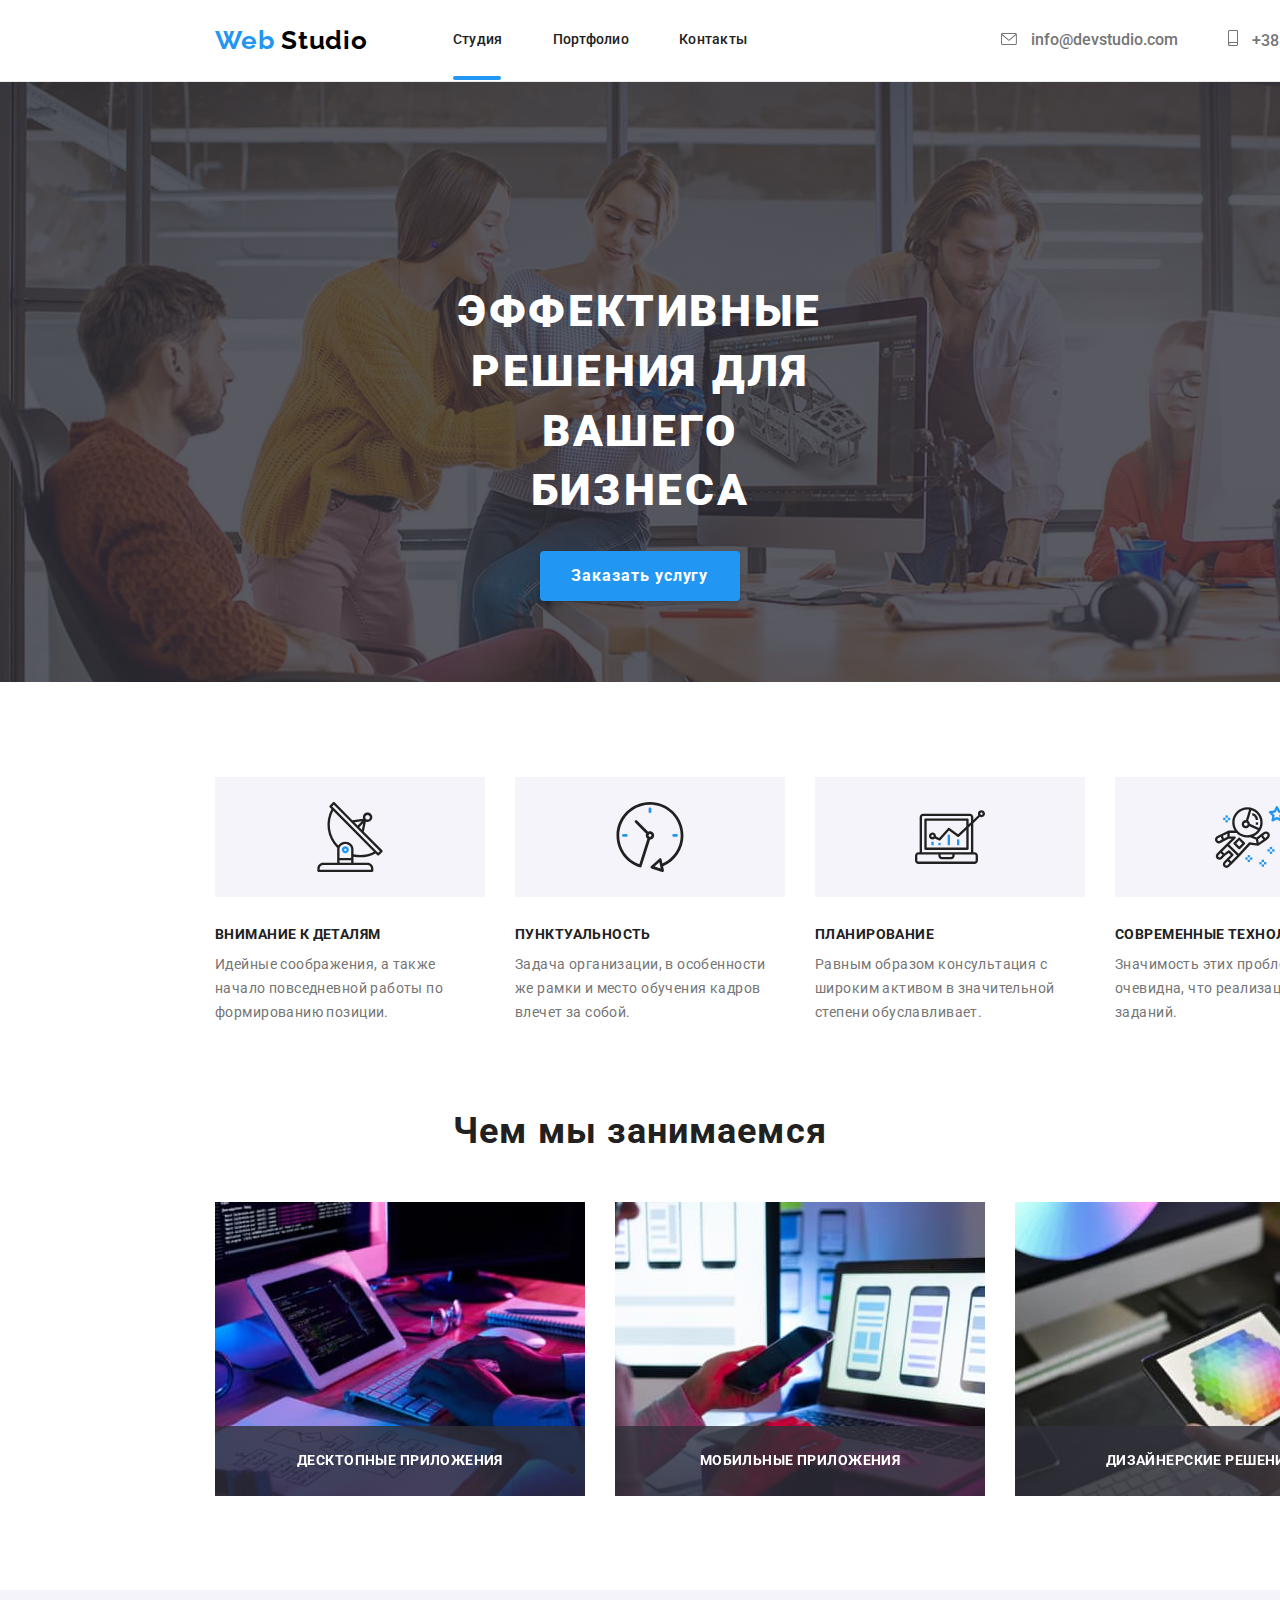
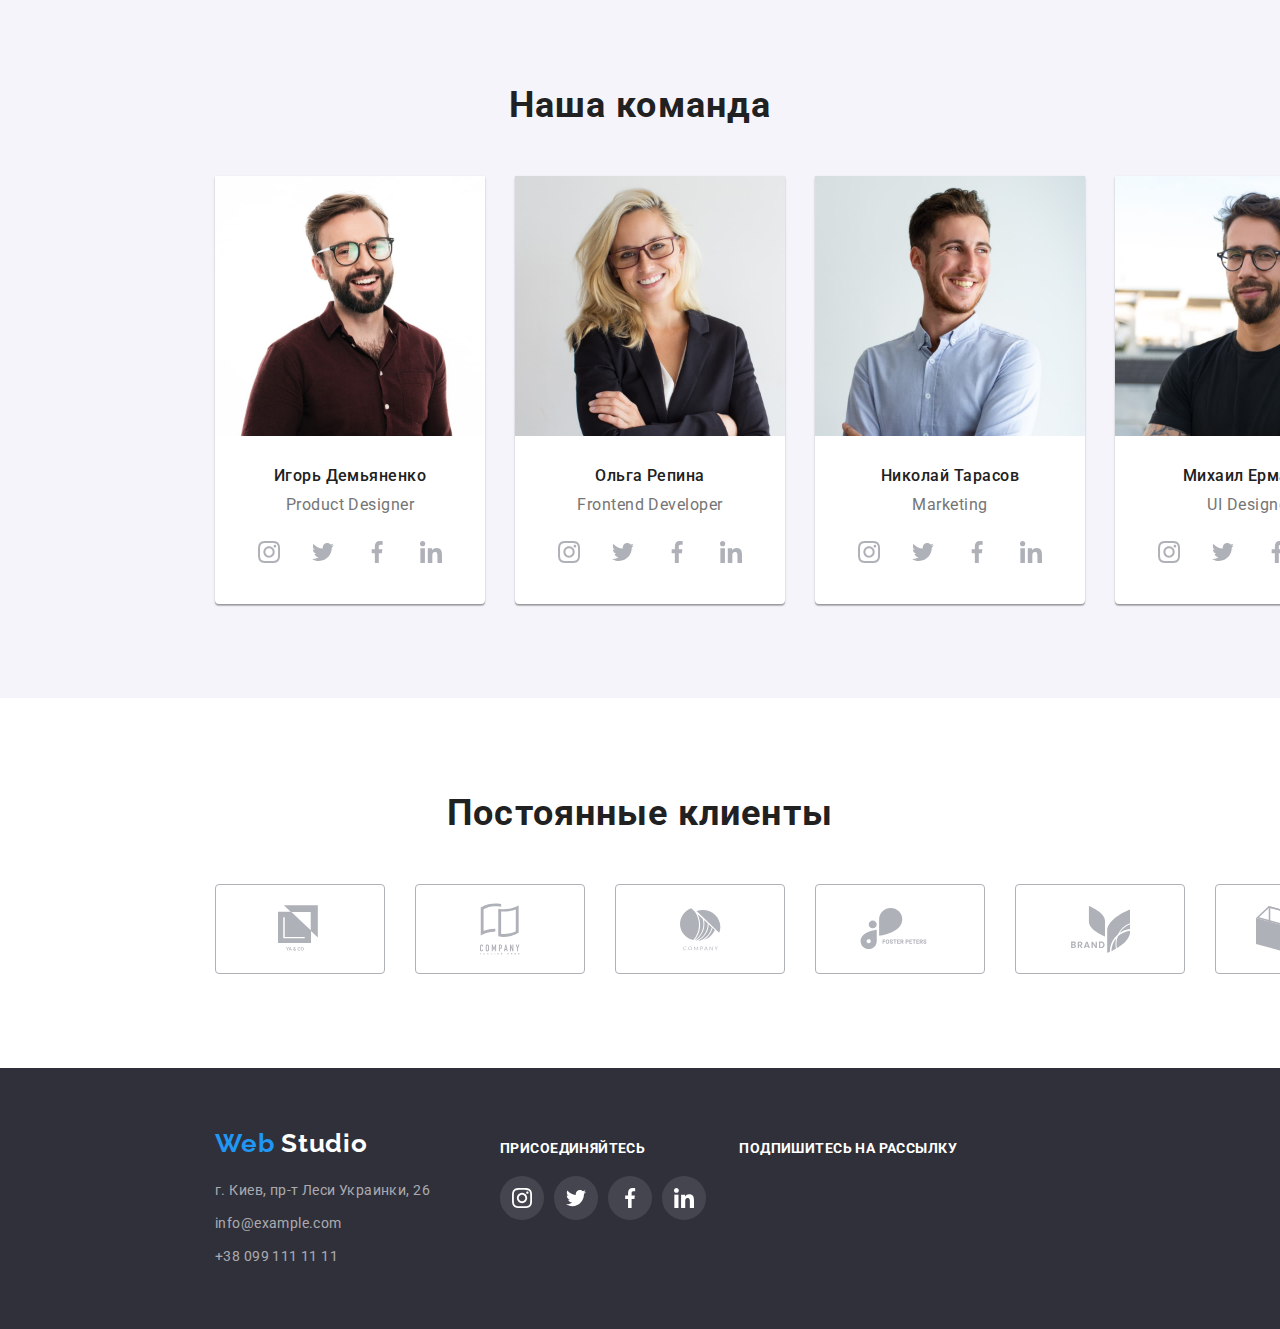
<file: index.html>
<!DOCTYPE html>
<html lang="ru">
  <head>
    <meta charset="UTF-8" />
    <meta name="viewport" content="width=device-width, initial-scale=1.0" />
    <link rel="stylesheet" href="./css/normalize.css" />
    <link href="https://fonts.googleapis.com/css2?family=Raleway:wght@700&family=Roboto:wght@400;500;700;900&display=swap"
      rel="stylesheet" />
    <link rel="stylesheet" href="./css/styles.css" />
    <title>Web Studio</title>
  </head>
  <body>
    <header>
      <div class="container flexbox">
        <a href="./" class="logo">Web <span class="logoword">Studio</span></a>
        <nav class="navigation-navigation">
          <ul class="navigation flexbox">
            <li class="navigation-menu"><a href="index.html" class="navigation-item">Студия</a></li>
            <li class="navigation-menu">
            <a href="portfolio.html" class="navigation-item">Портфолио</a>
            </li>
            <li class="navigation-menu"><a href="#" class="navigation-item">Контакты</a></li>
          </ul>
        </nav>
        <a href="mailto:info@devstudio.com" class="navigation-item">
          <svg class="icon-envelope" width='16' height='12'>
            <use href="./images/symbol-defs.svg#icon-envelope"></use>
          </svg>
          info@devstudio.com</a>
        <a href="tel:+380961111111" class="navigation-item">
          <svg class="icon-smartphone" width='10' height='16'>
            <use href="./images/symbol-defs.svg#icon-smartphone"></use>
          </svg>
          +38 096 111 11 11</a>
      </div>
    </header>

    <main>
      <section>
            <div class="hero">
              <h1>Эффективные решения для вашего бизнеса</h1>
              <button class="button" data-modal-open>Заказать услугу</button>
            </div>
            <div class="backdrop is-hidden" data-modal>
              <div class="modal">
                <p></p>
              <button class="button-close" data-modal-close></button>
              </div>
            </div>
      </section>
      <section>
        <div class="container flexbox">
          <ul class="features">
            <li class="features-title icon-antenna">Внимание к деталям</li>
            <li class="features-content">
            Идейные соображения, а также начало повседневной работы по
            формированию позиции.
            </li>
          </ul>
          <ul class="features">
            <li class="features-title icon-clock">Пунктуальность</li>
            <li class="features-content">
            Задача организации, в особенности же рамки и место обучения кадров
            влечет за собой.
            </li>
          </ul>
          <ul class="features">
            <li class="features-title icon-diagram">Планирование</li>
            <li class="features-content">
            Равным образом консультация с широким активом в значительной степени
            обуславливает.
            </li>
          </ul>
          <ul class="features">
            <li class="features-title icon-astronaut">Современные технологии</li>
            <li class="features-content">
            Значимость этих проблем настолько очевидна, что реализация плановых
            заданий.
            </li>
          </ul>
        </div>
      </section>
      <section>
        <h2 class="wht-doing">Чем мы занимаемся</h2>
        <div class="container flexbox">
          <ul class="working">
            <li class="working-img"><img src="./images/whtwedo1.jpg" alt="Десктоп" /></li>
            <li class="working-title">Десктопные приложения</li>
          </ul>
          <ul class="working">
            <li class="working-img"><img src="./images/whtwedo2.jpg" alt="Мобильный" /></li>
            <li class="working-title">Мобильные приложения</li>
          </ul>
          <ul class="working">
            <li class="working-img"><img src="./images/whtwedo3.jpg" alt="Дизайн" /></li>
            <li class="working-title">Дизайнерские решения</li>
          </ul>
        </div>
      </section>
      <section>
        <div class="our-cmnd">
        <h2 class="our-cmnd-title">Наша команда</h2>
        <div class="container flexbox">
          <ul class="team-list">
            <li class="team-img"><img src="./images/igor-dem.jpg" alt="Игорь Демьяненко" width="270"/></li>
            <li class="employee">Игорь Демьяненко</li>
            <li class="profession">Product Designer</li>
            <li class="social-book">
              <ul class="social-link">
                <li class="social-list"><a href="#" aria-label="Instagram" class="social-item">
                    <svg class="icon-social">
                      <use href="./images/symbol-defs.svg#icon-instagram1"></use>
                    </svg>
                  </a></li>
                <li class="social-list"><a href="#" aria-label="Twitter" class="social-item">
                    <svg class="icon-social">
                      <use href="./images/symbol-defs.svg#icon-twitter1"></use>
                    </svg>
                  </a></li>
                <li class="social-list"><a href="#" aria-label="Facebook" class="social-item">
                    <svg class="icon-social">
                      <use href="./images/symbol-defs.svg#icon-facebook1"></use>
                    </svg>
                  </a></li>
                <li class="social-list"><a href="#" aria-label="Linkedin" class="social-item">
                    <svg class="icon-social">
                      <use href="./images/symbol-defs.svg#icon-linkedin1"></use>
                    </svg>
                  </a></li>
              </ul>
            </li>
          </ul>
          <ul class="team-list">
            <li class="team-img"><img src="./images/olga-rep.jpg" alt="Ольга Репина" width="270"/></li>
            <li class="employee">Ольга Репина</li>
            <li class="profession">Frontend Developer</li>
            <li class="social-book">
              <ul class="social-link">
                <li class="social-list"><a href="#" aria-label="Instagram" class="social-item">
                    <svg class="icon-social">
                      <use href="./images/symbol-defs.svg#icon-instagram1"></use>
                    </svg>
                  </a></li>
                <li class="social-list"><a href="#" aria-label="Twitter" class="social-item">
                    <svg class="icon-social">
                      <use href="./images/symbol-defs.svg#icon-twitter1"></use>
                    </svg>
                  </a></li>
                <li class="social-list"><a href="#" aria-label="Facebook" class="social-item">
                    <svg class="icon-social">
                      <use href="./images/symbol-defs.svg#icon-facebook1"></use>
                    </svg>
                  </a></li>
                <li class="social-list"><a href="#" aria-label="Linkedin" class="social-item">
                    <svg class="icon-social">
                      <use href="./images/symbol-defs.svg#icon-linkedin1"></use>
                    </svg>
                  </a></li>
              </ul>
            </li>
          </ul>
          <ul class="team-list">
            <li class="team-img"><img src="./images/nickolay-tar.jpg" alt="Николай Тарасов" width="270"/></li>
            <li class="employee">Николай Тарасов</li>
            <li class="profession">Marketing</li>
            <li class="social-book">
              <ul class="social-link">
                <li class="social-list"><a href="#" aria-label="Instagram" class="social-item">
                    <svg class="icon-social">
                      <use href="./images/symbol-defs.svg#icon-instagram1"></use>
                    </svg>
                  </a></li>
                <li class="social-list"><a href="#" aria-label="Twitter" class="social-item">
                    <svg class="icon-social">
                      <use href="./images/symbol-defs.svg#icon-twitter1"></use>
                    </svg>
                  </a></li>
                <li class="social-list"><a href="#" aria-label="Facebook" class="social-item">
                    <svg class="icon-social">
                      <use href="./images/symbol-defs.svg#icon-facebook1"></use>
                    </svg>
                  </a></li>
                <li class="social-list"><a href="#" aria-label="Linkedin" class="social-item">
                    <svg class="icon-social">
                      <use href="./images/symbol-defs.svg#icon-linkedin1"></use>
                    </svg>
                  </a></li>
              </ul>
            </li>
           </ul>
          <ul class="team-list">
            <li class="team-img"><img src="./images/mikhail-erm.jpg" alt="Михаил Ермаков" width="270"/></li>
            <li class="employee">Михаил Ермаков</li>
            <li class="profession">UI Designer</li>
            <li class="social-book">
              <ul class="social-link">
                <li class="social-list"><a href="#" aria-label="Instagram" class="social-item"> 
                  <svg class="icon-social">
                    <use href="./images/symbol-defs.svg#icon-instagram1"></use>
                  </svg>
                </a></li>
                <li class="social-list"><a href="#" aria-label="Twitter" class="social-item">
                  <svg class="icon-social">
                    <use href="./images/symbol-defs.svg#icon-twitter1"></use>
                  </svg>
                </a></li>
                <li class="social-list"><a href="#" aria-label="Facebook" class="social-item">
                  <svg class="icon-social">
                    <use href="./images/symbol-defs.svg#icon-facebook1"></use>
                  </svg>
                </a></li>
                <li class="social-list"><a href="#" aria-label="Linkedin" class="social-item">
                  <svg class="icon-social">
                    <use href="./images/symbol-defs.svg#icon-linkedin1"></use>
                  </svg>
                </a></li>
              </ul>
            </li>
          </ul>
        </div>
      </section>
      <section>
        <h2 class="our-client">Постоянные клиенты</h2>
        <div class="container">
          <ul class="client-list flexbox">
            <li class="client">
              <a href="#" class="client-link">
                <svg class="icon-logo-1">
                  <use href="./images/symbol-defs.svg#icon-logo-1"></use>
                </svg>
              </a>
            </li>
            <li class="client">
              <a href="#" class="client-link">
                <svg class="icon-logo-2">
                  <use href="./images/symbol-defs.svg#icon-logo-2"></use>
                </svg>
              </a>
            </li>
            <li class="client">
              <a href="#" class="client-link">
                <svg class="icon-logo-3">
                  <use href="./images/symbol-defs.svg#icon-logo-3"></use>
                </svg>
              </a>
            </li>
            <li class="client">
              <a href="#" class="client-link">
                <svg class="icon-logo-4">
                  <use href="./images/symbol-defs.svg#icon-logo-4"></use>
                </svg>
              </a>
            </li>
            <li class="client">
              <a href="#" class="client-link">
                <svg class="icon-logo-5">
                  <use href="./images/symbol-defs.svg#icon-logo-5"></use>
                </svg>
              </a>
            </li>
            <li class="client">
              <a href="#" class="client-link">
                <svg class="icon-logo-6">
                  <use href="./images/symbol-defs.svg#icon-logo-6"></use>
                </svg>
              </a>
            </li>
          </ul>
        </div>
        </div>
      </section>
    </main>
    <footer>
      <div class="container footer-content">
        <section>
            <h3 class="logo-footer">Web <span class="logoword-white">Studio</span></h3>
            <address>
              <ul class="address">
                <li class="address-item">г. Киев, пр-т Леси Украинки, 26</li>
                <li class="address-item">info@example.com</li>
                <li class="address-item">+38 099 111 11 11</li>
              </ul>
            </address>
        </section>
        <section>
            <h3 class="invite">Присоединяйтесь</h3>
            <ul class="invite-list">
              <li class="link">
                <a href="#" aria-label="Instagram" class="invite-item invite-instagram"></a>
              </li>
              <li class="link">
                <a href="#" aria-label="Twitter" class="invite-item invite-twitter"></a>
              </li>
              <li class="link">
                <a href="#" aria-label="Facebook" class="invite-item invite-facebook"></a>
              </li>
              <li class="link">
                <a href="#" aria-label="Linkedin" class="invite-item invite-linkedin"></a>
              </li>
            </ul>
        </section>
        <section>
          <h3 class="invite">Подпишитесь на рассылку</h3>
        </section>
      </div>
    </footer>
    <script src="./js/modal.js"></script>
  </body>
</html>
</file>
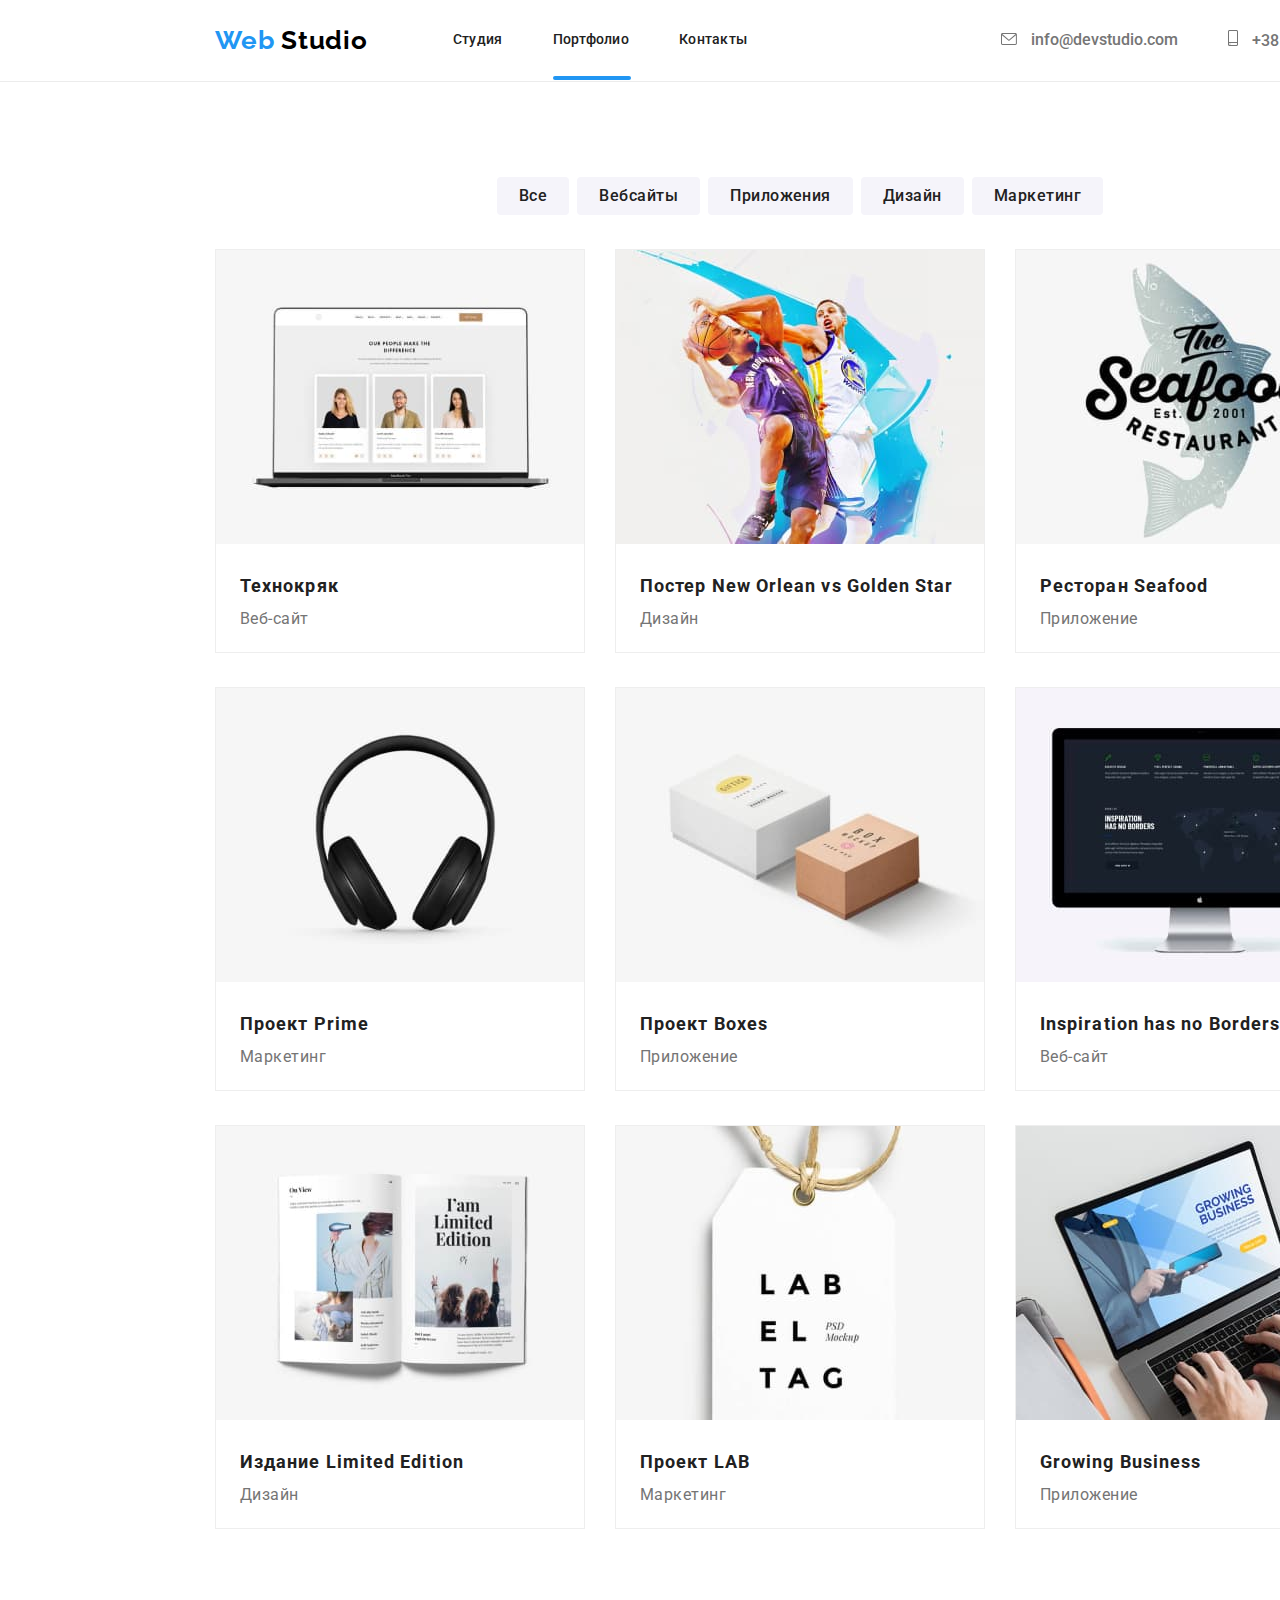
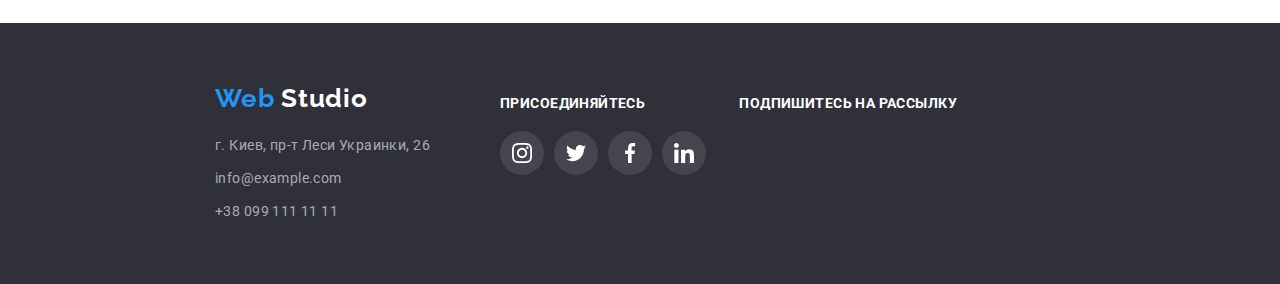
<file: portfolio.html>
<!DOCTYPE html>
<html lang="en">
  <head>
    <meta charset="UTF-8" />
    <meta name="viewport" content="width=device-width, initial-scale=1.0" />
    <link rel="stylesheet" href="./css/normalize.css" />
    <link
      href="https://fonts.googleapis.com/css2?family=Raleway:wght@700&family=Roboto:wght@400;500;700&display=swap"
      rel="stylesheet"
    />
    <link rel="stylesheet" href="./css/styleportfolio.css" />
    <title>Portfolio</title>
  </head>
  <body>
    <header>
      <div class="container flexbox">
        <a href="./" class="logo">Web <span class="logoword">Studio</span></a>
        <nav class="navigation-navigation">
          <ul class="navigation flexbox">
            <li class="navigation-menu">
              <a href="index.html" class="navigation-item">Студия</a>
            </li>
            <li class="navigation-menu">
              <a href="portfolio.html" class="navigation-item">Портфолио</a>
            </li>
            <li class="navigation-menu">
              <a href="#" class="navigation-item">Контакты</a>
            </li>
          </ul>
        </nav>
        <a href="mailto:info@devstudio.com" class="navigation-item">
          <svg class="icon-envelope" width="16" height="12">
            <use href="./images/symbol-defs.svg#icon-envelope"></use>
          </svg>
          info@devstudio.com</a
        >
        <a href="tel:+380961111111" class="navigation-item">
          <svg class="icon-smartphone" width="10" height="16">
            <use href="./images/symbol-defs.svg#icon-smartphone"></use>
          </svg>
          +38 096 111 11 11</a
        >
      </div>
    </header>
    <main>
      <h1 hidden>Портфолио</h1>
      <section>
        <div class="container">
          <ul class="button-list flexbox">
            <li class="button-item">
              <button type="buton" class="button">Все</button>
            </li>
            <li class="button-item">
              <button type="buton" class="button">Вебсайты</button>
            </li>
            <li class="button-item">
              <button type="buton" class="button">Приложения</button>
            </li>
            <li class="button-item">
              <button type="buton" class="button">Дизайн</button>
            </li>
            <li class="button-item">
              <button type="buton" class="button">Маркетинг</button>
            </li>
          </ul>
        </div>
      </section>
      <section>
        <div class="container">
          <ul class="client-list">
            <li class="client-item">
              <a href="#" class="client">
                <div class="overlay-box">
                  <img src="./images/img1.jpg" alt="Ноутбук" width="370"/>
                  <div class="overlay">
                    <p>
                      Технокряк это современная площадка распространения
                      коронавируса. Компании используют эту платформу для
                      цифрового шпионажа и атак на защищённые сервера
                      конкурентов.
                    </p>
                  </div>
                </div>
                <h2 class="client-title">Технокряк</h2>
                <h3 class="client-title-work">Веб-сайт</h3>
              </a>
            </li>
            <li class="client-item">
              <a href="#" class="client">
                <div class="overlay-box">
                  <img src="./images/img2.jpg" alt="Баскетбол" width="370" height="294"/>
                  <div class="overlay">
                    <p>
                      Технокряк это современная площадка распространения
                      коронавируса. Компании используют эту платформу для
                      цифрового шпионажа и атак на защищённые сервера
                      конкурентов.
                    </p>
                  </div>
                </div>
                <h2 class="client-title">Постер New Orlean vs Golden Star</h2>
                <h3 class="client-title-work">Дизайн</h3>
              </a>
            </li>
            <li class="client-item">
              <a href="#" class="client">
                <div class="overlay-box">
                  <img src="./images/img3.jpg" alt="Логотип ресторана" width="370" height="294"/>
                  <div class="overlay">
                    <p>
                      Технокряк это современная площадка распространения
                      коронавируса. Компании используют эту платформу для
                      цифрового шпионажа и атак на защищённые сервера
                      конкурентов.
                    </p>
                  </div>
                </div>
                <h2 class="client-title">Ресторан Seafood</h2>
                <h3 class="client-title-work">Приложение</h3>
              </a>
            </li>
            <li class="client-item">
              <a href="#" class="client">
                <div class="overlay-box">
                  <img src="./images/img4.jpg" alt="Наушники" width="370" height="294"/>
                  <div class="overlay">
                    <p>
                      Технокряк это современная площадка распространения
                      коронавируса. Компании используют эту платформу для
                      цифрового шпионажа и атак на защищённые сервера
                      конкурентов.
                    </p>
                  </div>
                </div>
                <h2 class="client-title">Проект Prime</h2>
                <h3 class="client-title-work">Маркетинг</h3>
              </a>
            </li>
            <li class="client-item">
              <a href="#" class="client">
                <div class="overlay-box">
                  <img src="./images/img5.jpg" alt="Ящики" width="370" height="294"/>
                <div class="overlay">
                  <p>
                    Технокряк это современная площадка распространения
                    коронавируса. Компании используют эту платформу для
                    цифрового шпионажа и атак на защищённые сервера
                    конкурентов.
                  </p>
                </div>
                </div>
                <h2 class="client-title">Проект Boxes</h2>
                <h3 class="client-title-work">Приложение</h3>
                </p>
              </a>
            </li>
            <li class="client-item">
              <a href="#" class="client">
                <div class="overlay-box">
                  <img src="./images/img6.jpg" alt="Компьютер" width="370" height="294"/>
                <div class="overlay">
                  <p>
                    Технокряк это современная площадка распространения
                    коронавируса. Компании используют эту платформу для
                    цифрового шпионажа и атак на защищённые сервера
                    конкурентов.
                  </p>
                </div>
                </div>
                <h2 class="client-title">Inspiration has no Borders</h2>
                <h3 class="client-title-work">Веб-сайт</h3>
              </a>
            </li>
            <li class="client-item">
              <a href="#" class="client">
                <div class="overlay-box">
                  <img src="./images/img7.jpg" alt="Журнал" width="370" height="294"/>
                <div class="overlay">
                  <p>
                    Технокряк это современная площадка распространения
                    коронавируса. Компании используют эту платформу для
                    цифрового шпионажа и атак на защищённые сервера
                    конкурентов.
                  </p>
                </div>
                </div>
                <h2 class="client-title">Издание Limited Edition</h2>
                <h3 class="client-title-work">Дизайн</h3>
              </a>
            </li>
            <li class="client-item">
              <a href="#" class="client">
                <div class="overlay-box">
                  <img src="./images/img8.jpg" alt="Ярлык" width="370" height="294"/>
                <div class="overlay">
                  <p>
                    Технокряк это современная площадка распространения
                    коронавируса. Компании используют эту платформу для
                    цифрового шпионажа и атак на защищённые сервера
                    конкурентов.
                  </p>
                </div>
                </div>
                <h2 class="client-title">Проект LAB</h2>
                <h3 class="client-title-work">Маркетинг</h3>
              </a>
            </li>
            <li class="client-item">
              <a href="#" class="client">
                <div class="overlay-box">
                  <img src="./images/img9.jpg" alt="Ноутбук" width="370" height="294"/>
                <div class="overlay">
                  <p>
                    Технокряк это современная площадка распространения
                    коронавируса. Компании используют эту платформу для
                    цифрового шпионажа и атак на защищённые сервера
                    конкурентов.
                  </p>
                  </div>
                  </div>
                <h2 class="client-title">Growing Business</h2>
                <h3 class="client-title-work">Приложение</h3>
              </a>
            </li>
          </ul>
        </div>
      </section>
    </main>
    <footer>
      <div class="container footer-content">
        <section>
          <h3 class="logo-footer">
            Web <span class="logoword-white">Studio</span>
          </h3>
          <address>
            <ul class="address">
              <li class="address-item">г. Киев, пр-т Леси Украинки, 26</li>
              <li class="address-item">info@example.com</li>
              <li class="address-item">+38 099 111 11 11</li>
            </ul>
          </address>
        </section>
        <section>
          <h3 class="invite">Присоединяйтесь</h3>
          <ul class="invite-list">
            <li class="link">
              <a
                href="#"
                aria-label="Instagram"
                class="invite-item invite-instagram"
              ></a>
            </li>
            <li class="link">
              <a
                href="#"
                aria-label="Twitter"
                class="invite-item invite-twitter"
              ></a>
            </li>
            <li class="link">
              <a
                href="#"
                aria-label="Facebook"
                class="invite-item invite-facebook"
              ></a>
            </li>
            <li class="link">
              <a
                href="#"
                aria-label="Linkedin"
                class="invite-item invite-linkedin"
              ></a>
            </li>
          </ul>
        </section>
        <section>
          <h3 class="invite">Подпишитесь на рассылку</h3>
        </section>
      </div>
    </footer>
  </body>
</html>
</file>
<file: css/styles.css>
:root {
  --accent-color: #2196f3;
  --dark-color: #212121;
  --white-color: #ffffff;
  --gray-color: #757575;
}

* {
  box-sizing: border-box;
}

body {
  font-weight: 500;
  font-family: "Roboto", sans-serif;
  font-style: normal;
  color: var(--dark-color);
}

header {
  border-bottom: 1px solid #ececec;
}

.container {
  width: 1600px;
  padding-left: 215px;
  padding-right: 215px;
  margin-left: auto;
  margin-right: auto;
}

.flexbox {
  display: flex;
  justify-content: flex-end;
  align-items: center;
}

/* Начало хедера */

.logo {
  margin-right: 85px;
  margin-top: 25px;
  margin-bottom: 25px;

  font-family: "Raleway", sans-serif;
  font-style: normal;
  font-weight: bold;
  font-size: 26px;
  line-height: 1.19;
  letter-spacing: 0.03em;

  color: var(--accent-color);
  text-decoration: none;
}
.logoword {
  color: #000000;
}

.navigation {
  position: relative;
  height: 80px;
  padding: 0;
  margin: 0;

  font-size: 14px;
  line-height: 1.14;
  letter-spacing: 0.02em;
  list-style-type: none;
}

.navigation-navigation {
  margin-right: auto;
}

.navigation-menu:nth-child(1)::after {
  content: "";
  position: absolute;
  display: block;
  bottom: 0;
  height: 4px;
  width: 48px;

  background-color: var(--accent-color);
  border-radius: 2px;
}

.navigation-menu:not(:last-child) {
  margin-right: 50px;
}

.navigation-item {
  text-decoration: none;
  color: var(--dark-color);

  transition: 250ms cubic-bezier(0.4, 0, 0.2, 1);
}

.navigation-item:not(:last-child) {
  margin-right: 50px;
}

.navigation-item:hover,
.navigation-item:focus {
  color: var(--accent-color);
}

nav ~ a.navigation-item {
  color: var(--gray-color);
}

.icon-envelope,
.icon-smartphone {
  fill: currentColor;
  margin-right: 10px;
}

/* Конец хедера */

/* Начало основной части */

.hero {
  max-width: 1600px;
  height: 600px;
  margin-left: auto;
  margin-right: auto;
  padding-left: 452px;
  padding-right: 452px;
  padding-top: 200px;

  background-image: linear-gradient(
      rgba(47, 48, 58, 0.8),
      rgba(47, 48, 58, 0.8)
    ),
    url(../images/Header.jpg);
}

h1 {
  margin: 0;

  font-style: normal;
  font-weight: 900;
  font-size: 44px;
  line-height: 1.36;
  text-align: center;
  letter-spacing: 0.06em;
  text-transform: uppercase;

  color: var(--white-color);
}

.button {
  width: 200px;
  height: 50px;
  padding: 10px 31px;
  margin-top: 30px;
  margin-left: auto;
  margin-right: auto;

  font-weight: bold;
  font-size: 16px;
  line-height: 1.87;
  display: flex;
  align-items: center;
  text-align: center;
  letter-spacing: 0.06em;

  color: var(--white-color);
  background: var(--accent-color);
  box-shadow: 0px 4px 4px rgba(0, 0, 0, 0.15);
  border-radius: 4px;
  border: var(--white-color);

  transition: 250ms cubic-bezier(0.4, 0, 0.2, 1);
}

.button:hover,
.button:focus {
  background: #188ce8;
}

.backdrop {
  position: fixed;
  top: 0;
  left: 0;
  width: 100%;
  height: 100%;

  background-color: rgba(0, 0, 0, 0.2);
}

.backdrop.is-hidden {
  opacity: 0;
  pointer-events: none;
}

.modal {
  position: absolute;
  top: 50%;
  left: 50%;
  transform: translate(-50%, -50%);

  width: 528px;
  height: 581px;

  background-color: #ffffff;
  box-shadow: 0px 1px 3px rgba(0, 0, 0, 0.12), 0px 1px 1px rgba(0, 0, 0, 0.14),
    0px 2px 1px rgba(0, 0, 0, 0.2);
  border-radius: 4px;
}

.button-close {
  position: absolute;
  top: 8px;
  right: 8px;
  height: 30px;
  width: 30px;

  padding: 0;

  border: 1px solid rgba(0, 0, 0, 0.1);
  border-radius: 50%;
  background-color: #ffffff;
  background-image: url(../images/close-black.svg);
  background-repeat: no-repeat;
  background-position: center;
  background-size: 18px;
}

.features {
  margin: 0;
  padding-left: 0;
  margin-top: 95px;

  list-style-type: none;
}

.features:not(:last-child) {
  margin-right: 30px;
}

.features-title {
  width: 270px;

  font-weight: bold;
  font-size: 14px;
  line-height: 1.14;
  letter-spacing: 0.03em;
  text-transform: uppercase;

  color: var(--dark-color);
}

.features-title::before {
  content: "";
  display: block;
  height: 120px;
  margin-bottom: 30px;

  background-color: #f5f4fa;
  background-repeat: no-repeat;
  background-position: center;
  background-size: 70px 70px;
}

.icon-antenna::before {
  background-image: url(../images/antenna.svg);
}

.icon-clock::before {
  background-image: url(../images/clock.svg);
}

.icon-diagram::before {
  background-image: url(../images/diagram.svg);
}

.icon-astronaut::before {
  background-image: url(../images/astronaut.svg);
}

.features-content {
  margin-top: 10px;

  font-weight: normal;
  font-size: 14px;
  line-height: 1.71;
  letter-spacing: 0.03em;

  color: var(--gray-color);
}

.wht-doing {
  margin-top: 85px;
  margin-bottom: 0px;

  font-weight: bold;
  font-size: 36px;
  line-height: 1.17;
  text-align: center;
  letter-spacing: 0.03em;

  color: var(--dark-color);
}

h2 {
  font-weight: bold;
  font-size: 36px;
  line-height: 1.17;
  text-align: center;
  letter-spacing: 0.03em;

  color: var(--dark-color);
}

.working {
  position: relative;
  list-style-type: none;
  padding-left: 0px;
  margin: 0;
  margin-top: 50px;
}

.working:not(:last-child) {
  margin-right: 30px;
}

.working-img {
  width: 370px;
  height: 294px;
}

.working-title {
  position: absolute;
  bottom: 0;
  height: 70px;
  width: 100%;
  display: flex;
  align-items: center;
  justify-content: center;

  font-weight: bold;
  font-size: 14px;
  line-height: 1.14;
  text-align: center;
  letter-spacing: 0.03em;
  text-transform: uppercase;

  color: var(--white-color);
  background: rgba(47, 48, 58, 0.8);
}
.our-cmnd {
  margin-top: 94px;
  padding-top: 94px;
  padding-bottom: 94px;

  background: #f5f4fa;
}

.our-cmnd-title {
  margin: 0;

  font-weight: bold;
  font-size: 36px;
  line-height: 1.17;
  text-align: center;
  letter-spacing: 0.03em;

  color: var(--dark-color);
}

.team-list,
.social-link {
  list-style-type: none;
}

.team-list {
  padding-left: 0;
  margin: 0;
  margin-top: 50px;
  padding-bottom: 30px;

  background: #ffffff;
  box-shadow: 0px 1px 3px rgba(0, 0, 0, 0.12), 0px 1px 1px rgba(0, 0, 0, 0.14),
    0px 2px 1px rgba(0, 0, 0, 0.2);
  border-radius: 0px 0px 4px 4px;
}

.team-list:not(:last-child) {
  margin-right: 30px;
}

.team-img {
  width: 270px;
  height: 260px;
}

.employee {
  margin-top: 30px;
  padding-bottom: 0;

  font-weight: 500;
  font-size: 16px;
  line-height: 1.19;
  text-align: center;
  letter-spacing: 0.03em;

  color: var(--dark-color);
}

.profession {
  margin-top: 10px;

  font-weight: normal;
  font-size: 16px;
  line-height: 1.19;
  text-align: center;
  letter-spacing: 0.03em;

  color: var(--gray-color);
}

.social-book {
  display: flex;
  margin-top: 16px;
  justify-content: center;
}

.social-link {
  display: flex;
  padding: 0;
}

.social-item {
  display: flex;
  justify-content: center;
  align-items: center;
  text-decoration: none;

  height: 44px;
  width: 44px;
  border-radius: 50%;

  color: #afb1b8;
  transition: 250ms cubic-bezier(0.4, 0, 0.2, 1);
}

.social-list:not(:last-child) {
  margin-right: 10px;
}

.icon-social {
  width: 22px;
  height: 22px;
  fill: currentColor;
}

.social-item:hover,
.social-item:focus {
  color: #ffffff;
  background-color: #2196f3;
}

.our-client {
  margin-top: 94px;
  margin-bottom: 0px;
}

.client-list {
  list-style-type: none;
  margin: 0;
  padding: 0;
}

.client {
  display: flex;

  width: 170px;
  height: 90px;
  margin-top: 50px;
}

.client:not(:last-child) {
  margin-right: 30px;
}

.client-link {
  display: flex;
  justify-content: center;
  align-items: center;

  width: 170px;
  height: 90px;

  color: #afb1b8;
  border: 1px solid #afb1b8;
  border-radius: 4px;
  transition: 250ms cubic-bezier(0.4, 0, 0.2, 1);
}

.client-link:hover,
.client-link:focus {
  color: #2196f3;
  border: 1px solid #2196f3;
}

.icon-logo-1 {
  width: 44px;
  height: 49px;
  fill: currentColor;
}

.icon-logo-2 {
  width: 40px;
  height: 52px;
  fill: currentColor;
}

.icon-logo-3 {
  width: 41px;
  height: 43px;
  fill: currentColor;
}

.icon-logo-4 {
  width: 80px;
  height: 42px;
  fill: currentColor;
}

.icon-logo-5 {
  width: 59px;
  height: 47px;
  fill: currentColor;
}

.icon-logo-6 {
  width: 89px;
  height: 46px;
  fill: currentColor;
}

/* Конец основной части */

/* Начало футера */

footer {
  background: #2f303a;
  margin-top: 94px;
}

.footer-content {
  justify-content: start;
  display: flex;
}

.logo-footer {
  margin: 0;
  margin-top: 60px;
  text-decoration: none;

  font-family: "Raleway", sans-serif;
  font-style: normal;
  font-weight: bold;
  font-size: 26px;
  line-height: 1.19;
  letter-spacing: 0.03em;

  color: var(--accent-color);
}

.logoword-white {
  color: var(--white-color);
}

.address {
  margin: 0;
  padding-left: 0px;
  margin-top: 20px;
  margin-right: 70px;
  margin-bottom: 60px;

  list-style-type: none;
  font-style: normal;
  font-weight: normal;
  font-size: 14px;
  line-height: 1.714;
  letter-spacing: 0.03em;

  color: var(--white-color);
}

.address-item {
  color: rgba(255, 255, 255, 0.6);
}

.address-item:not(:last-child) {
  margin-bottom: 9px;
}

.invite-list {
  display: flex;
  list-style-type: none;
  margin: 0;
  padding-left: 0;
  margin-top: 20px;
}

.link:not(:last-child) {
  margin-right: 10px;
}

.invite-item {
  display: flex;
  text-decoration: none;
  height: 44px;
  width: 44px;

  background-size: 20px;
  background-repeat: no-repeat;
  background-position: center;
  border-radius: 50%;

  background-color: rgba(255, 255, 255, 0.1);
  transition: 250ms cubic-bezier(0.4, 0, 0.2, 1);
}

.invite-instagram {
  background-image: url(../images/instagram2.svg);
}

.invite-twitter {
  background-image: url(../images/twitter2.svg);
}

.invite-item:hover,
.invite-item:focus {
  background-color: #2196f3;
}

.invite-facebook {
  background-image: url(../images/facebook2.svg);
}

.invite-linkedin {
  background-image: url(../images/linkedin2.svg);
}

.invite {
  margin: 0;
  margin-top: 72px;

  font-weight: bold;
  font-size: 14px;
  line-height: 1.143;
  letter-spacing: 0.03em;
  text-transform: uppercase;

  color: var(--white-color);
}

.invite:not(:last-child) {
  margin-right: 94px;
}

/* Конец футера */
</file>
<file: css/styleportfolio.css>
:root {
  --accent-color: #2196f3;
  --dark-color: #212121;
  --white-color: #ffffff;
  --gray-color: #757575;
}

* {
  box-sizing: border-box;
}

body {
  font-weight: 500;
  font-family: "Roboto", sans-serif;
  font-style: normal;
  color: var(--dark-color);
}

header {
  border-bottom: 1px solid #ececec;
}

.container {
  width: 1600px;
  padding-left: 215px;
  padding-right: 215px;
  margin-left: auto;
  margin-right: auto;
}

.flexbox {
  display: flex;
  justify-content: flex-end;
  align-items: center;
}

/* Начало хедера */

.logo {
  margin-right: 85px;
  margin-top: 25px;
  margin-bottom: 25px;

  font-family: "Raleway", sans-serif;
  font-style: normal;
  font-weight: bold;
  font-size: 26px;
  line-height: 1.19;
  letter-spacing: 0.03em;

  color: var(--accent-color);
  text-decoration: none;
}
.logoword {
  color: #000000;
}

.navigation {
  position: relative;
  height: 80px;
  padding: 0;
  margin: 0;

  font-size: 14px;
  line-height: 1.14;
  letter-spacing: 0.02em;
  list-style-type: none;
}

.navigation-navigation {
  margin-right: auto;
}

.navigation-menu:nth-child(2)::after {
  content: "";
  position: absolute;
  display: block;
  bottom: 0;
  height: 4px;
  width: 78px;

  background-color: var(--accent-color);
  border-radius: 2px;
}

.navigation-menu:not(:last-child) {
  margin-right: 50px;
}

.navigation-item {
  text-decoration: none;
  color: var(--dark-color);

  transition: 250ms cubic-bezier(0.4, 0, 0.2, 1);
}

.navigation-item:not(:last-child) {
  margin-right: 50px;
}

.navigation-item:hover,
.navigation-item:focus {
  color: var(--accent-color);
}

nav ~ a.navigation-item {
  color: var(--gray-color);
}

.icon-envelope,
.icon-smartphone {
  fill: currentColor;
  margin-right: 10px;
}

/* Конец хедера */
/* Начало основной части */

.button-list {
  margin: 0;
  margin-top: 95px;
  padding-left: 0;
  justify-content: center;
}

.button-item:not(:last-child) {
  margin-right: 8px;
}

.button-list,
.client-list {
  list-style-type: none;
}

.button {
  padding: 6px 22px;

  font-family: "Roboto", sans-serif;
  font-style: normal;
  font-weight: 500;
  font-size: 16px;
  line-height: 1.625;
  text-align: center;
  letter-spacing: 0.03em;
  background: #f5f4fa;
  border-radius: 4px;

  border: var(--white-color);
  color: var(--dark-color);

  transition: 250ms cubic-bezier(0.4, 0, 0.2, 1);
}

.button:hover,
.button:focus {
  color: var(--white-color);
  background: var(--accent-color);
  box-shadow: 0px 2px 2px rgba(0, 0, 0, 0.12), 0px 1px 2px rgba(0, 0, 0, 0.08),
    0px 3px 1px rgba(0, 0, 0, 0.1);
}

.client-list {
  display: flex;
  flex-wrap: wrap;
  margin: 0;
  padding-left: 0;
}

.client-item {
  width: 370px;
  height: 404px;
  margin-top: 34px;
  padding-bottom: 20px;

  border: 1px solid #eeeeee;
}

.client-item:hover,
.client-item:focus {
  box-shadow: 0px 1px 1px rgba(0, 0, 0, 0.12), 0px 4px 4px rgba(0, 0, 0, 0.06),
    1px 4px 6px rgba(0, 0, 0, 0.16);
}

.client-item:hover .overlay,
.client-item:focus .overlay {
  transform: translatey(0);
}

.client-item:not(:nth-child(3n)) {
  margin-right: 30px;
}

.client {
  text-decoration: none;
  color: var(--dark-color);
}

.client-title {
  margin: 0;
  margin-top: 20px;
  margin-left: 24px;

  font-weight: bold;
  font-size: 18px;
  line-height: 36px;
  letter-spacing: 0.06em;
}

.client-title-work {
  margin: 0;
  margin-left: 24px;

  font-size: 16px;
  font-weight: normal;
  line-height: 1.875;
  letter-spacing: 0.03em;

  color: var(--gray-color);
}

.overlay-box {
  position: relative;

  overflow: hidden;
}

.overlay {
  position: absolute;
  top: 0;
  left: 0;
  width: 100%;
  height: 100%;
  background-color: rgba(33, 150, 243, 0.9);

  transform: translatey(100%);
  transition: transform 250ms cubic-bezier(0.4, 0, 0.2, 1);
}

.overlay > p {
  margin: 0;
  padding-left: 24px;
  padding-top: 63px;
  padding-right: 24px;
  padding-bottom: 63px;

  font-family: Roboto;
  font-style: normal;
  font-weight: normal;
  font-size: 18px;
  line-height: 1.55;
  letter-spacing: 0.03em;

  color: #ffffff;
}

/* Конец основной части */
/* Начало футера */

footer {
  background: #2f303a;
  margin-top: 94px;
}

.footer-content {
  justify-content: start;
  display: flex;
}

.logo-footer {
  margin: 0;
  margin-top: 60px;
  text-decoration: none;

  font-family: "Raleway", sans-serif;
  font-style: normal;
  font-weight: bold;
  font-size: 26px;
  line-height: 1.19;
  letter-spacing: 0.03em;

  color: var(--accent-color);
}

.logoword-white {
  color: var(--white-color);
}

.address {
  margin: 0;
  padding-left: 0px;
  margin-top: 20px;
  margin-right: 70px;
  margin-bottom: 60px;

  list-style-type: none;
  font-style: normal;
  font-weight: normal;
  font-size: 14px;
  line-height: 1.714;
  letter-spacing: 0.03em;

  color: var(--white-color);
}

.address-item {
  color: rgba(255, 255, 255, 0.6);
}

.address-item:not(:last-child) {
  margin-bottom: 9px;
}

.invite-list {
  display: flex;
  list-style-type: none;
  margin: 0;
  padding-left: 0;
  margin-top: 20px;
}

.link:not(:last-child) {
  margin-right: 10px;
}

.invite-item {
  display: flex;
  text-decoration: none;
  height: 44px;
  width: 44px;

  background-size: 20px;
  background-repeat: no-repeat;
  background-position: center;
  border-radius: 50%;

  background-color: rgba(255, 255, 255, 0.1);
  transition: 250ms cubic-bezier(0.4, 0, 0.2, 1);
}

.invite-instagram {
  background-image: url(../images/instagram2.svg);
}

.invite-twitter {
  background-image: url(../images/twitter2.svg);
}

.invite-item:hover,
.invite-item:focus {
  background-color: #2196f3;
}

.invite-facebook {
  background-image: url(../images/facebook2.svg);
}

.invite-linkedin {
  background-image: url(../images/linkedin2.svg);
}

.invite {
  margin: 0;
  margin-top: 72px;

  font-weight: bold;
  font-size: 14px;
  line-height: 1.143;
  letter-spacing: 0.03em;
  text-transform: uppercase;

  color: var(--white-color);
}

.invite:not(:last-child) {
  margin-right: 94px;
}

/* Конец футера */
</file>
